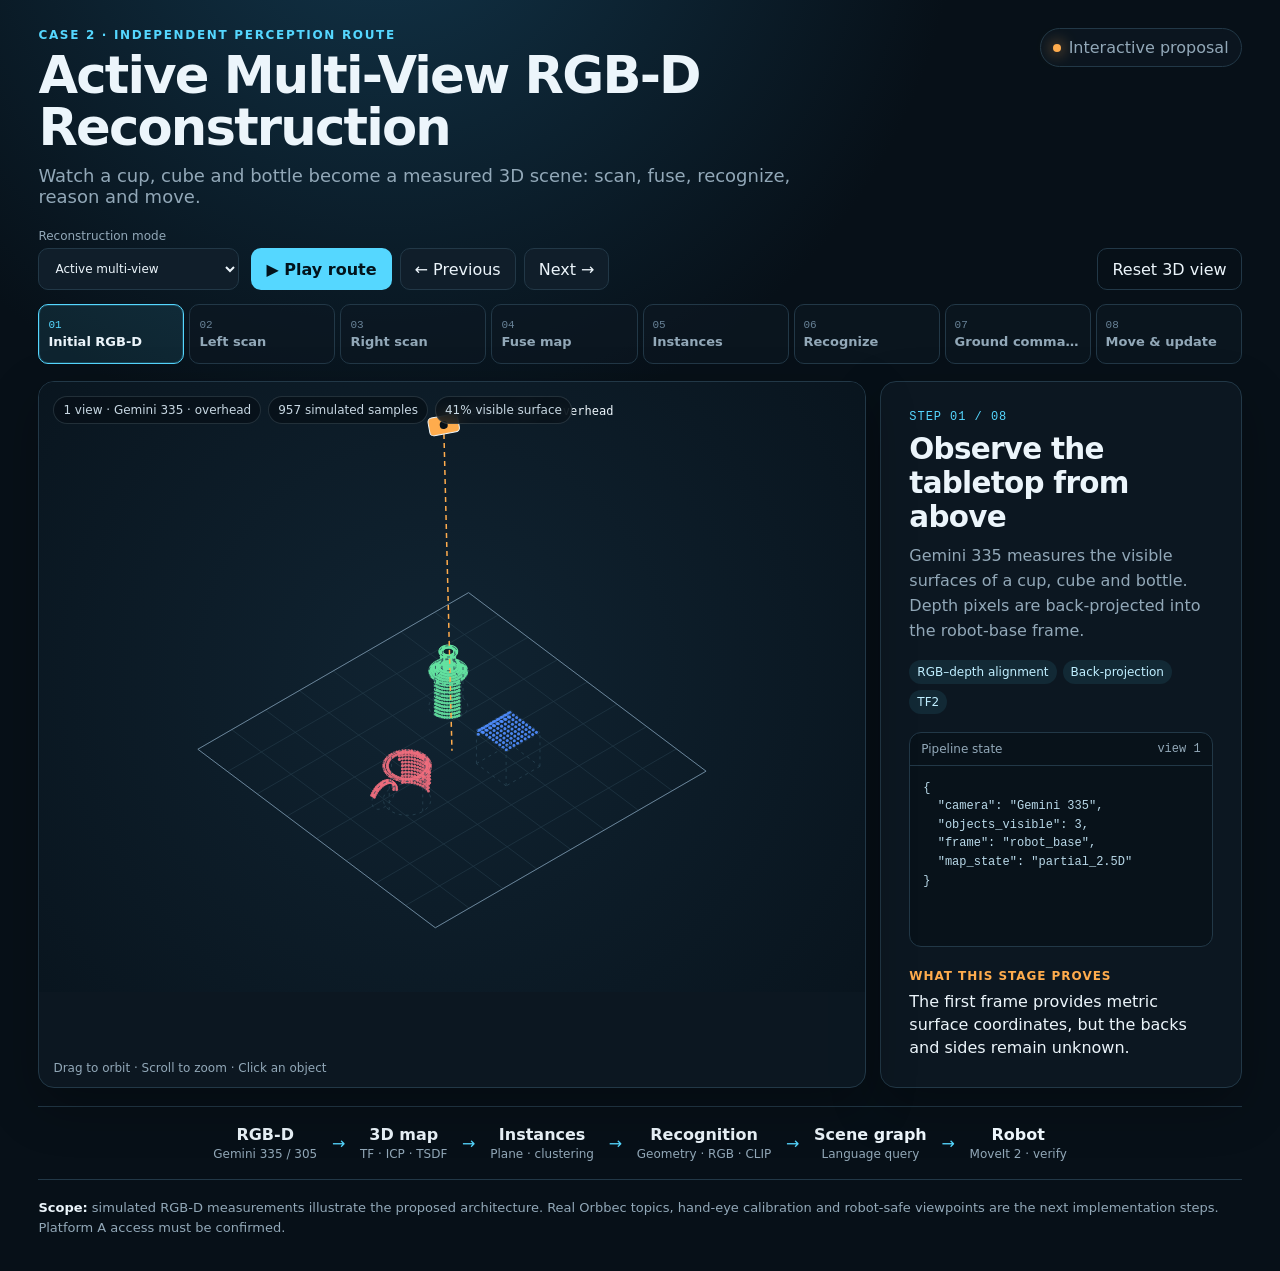
<file: index.html>
<!doctype html>
<html lang="en">
  <head>
    <meta charset="utf-8">
    <meta name="viewport" content="width=device-width, initial-scale=1">
    <meta name="description" content="Interactive proposal demo for active multi-view RGB-D reconstruction and 3D scene-graph grounding.">
    <title>Active Multi-View RGB-D Demo</title>
    <link rel="stylesheet" href="active_demo.css?v=1">
  </head>
  <body>
    <main class="app-shell">
      <header class="hero">
        <div>
          <p class="eyebrow">CASE 2 · INDEPENDENT PERCEPTION ROUTE</p>
          <h1>Active Multi-View RGB-D Reconstruction</h1>
          <p class="subtitle">Watch a cup, cube and bottle become a measured 3D scene: scan, fuse, recognize, reason and move.</p>
        </div>
        <div class="proposal-badge" aria-label="Demo status">
          <span class="status-dot"></span>
          Interactive proposal
        </div>
      </header>

      <section class="toolbar" aria-label="Demo controls">
        <label class="mode-field">
          <span>Reconstruction mode</span>
          <select id="mode-select">
            <option value="active">Active multi-view</option>
            <option value="single">Single overhead view</option>
          </select>
        </label>
        <div class="button-row">
          <button class="primary" id="play-button" type="button">▶ Play route</button>
          <button id="previous-button" type="button">← Previous</button>
          <button id="next-button" type="button">Next →</button>
        </div>
        <button class="quiet" id="reset-view" type="button">Reset 3D view</button>
      </section>

      <nav class="stepper" id="stepper" aria-label="Technical route"></nav>

      <section class="workspace">
        <div class="viewport-card">
          <canvas id="scene-canvas" aria-label="Interactive 3D scene. Drag to orbit, scroll to zoom, and click an object for details."></canvas>
          <div class="viewport-status" aria-live="polite">
            <span id="view-status"></span>
            <span id="point-status"></span>
            <span id="map-status"></span>
          </div>
          <div class="canvas-help">Drag to orbit · Scroll to zoom · Click an object</div>
        </div>

        <aside class="explanation" aria-live="polite">
          <p class="step-number" id="step-number"></p>
          <h2 id="step-title"></h2>
          <p id="step-description"></p>
          <div class="algorithm-list" id="algorithm-list"></div>
          <div class="data-panel">
            <div class="data-heading">
              <span id="data-label">Pipeline state</span>
              <span class="mono" id="data-frame"></span>
            </div>
            <pre><code id="data-preview"></code></pre>
          </div>
          <div class="takeaway">
            <span>What this stage proves</span>
            <p id="stage-takeaway"></p>
          </div>
        </aside>
      </section>

      <section class="route-summary" aria-label="Complete system route">
        <div><strong>RGB-D</strong><span>Gemini 335 / 305</span></div><i>→</i>
        <div><strong>3D map</strong><span>TF · ICP · TSDF</span></div><i>→</i>
        <div><strong>Instances</strong><span>Plane · clustering</span></div><i>→</i>
        <div><strong>Recognition</strong><span>Geometry · RGB · CLIP</span></div><i>→</i>
        <div><strong>Scene graph</strong><span>Language query</span></div><i>→</i>
        <div><strong>Robot</strong><span>MoveIt 2 · verify</span></div>
      </section>

      <footer>
        <strong>Scope:</strong> simulated RGB-D measurements illustrate the proposed architecture. Real Orbbec topics, hand-eye calibration and robot-safe viewpoints are the next implementation steps. Platform A access must be confirmed.
      </footer>
    </main>
    <script src="active_demo.js?v=1"></script>
  </body>
</html>
</file>
<file: active_demo.css>
:root {
  color-scheme: dark;
  --bg: #071018; --panel: #0d1822; --panel-soft: #101e2a; --text: #ecf5fb; --muted: #92a8b8;
  --line: #223847; --cyan: #55d7ff; --orange: #ffac4d; --green: #64e3a1; --purple: #b58cff;
  --shadow: 0 18px 50px rgba(0,0,0,.28);
  font-family: Inter, ui-sans-serif, system-ui, -apple-system, BlinkMacSystemFont, "Segoe UI", sans-serif;
}
* { box-sizing: border-box; }
body { margin: 0; min-width: 320px; background: radial-gradient(circle at 30% -10%, #12354a 0, var(--bg) 36rem); color: var(--text); }
button, select { min-height: 42px; border: 1px solid var(--line); border-radius: 10px; color: var(--text); background: var(--panel-soft); font: inherit; }
button { padding: 0 14px; cursor: pointer; }
button:hover { border-color: #466276; background: #152634; }
button:focus-visible, select:focus-visible { outline: 3px solid rgba(85,215,255,.35); outline-offset: 2px; }
button.primary { border-color: transparent; color: #02131c; background: var(--cyan); font-weight: 700; }
button.primary:hover { background: #80e2ff; }
button.quiet { margin-left: auto; background: transparent; }
select { padding: 0 38px 0 12px; }
.app-shell { width: min(1440px, 100%); margin: 0 auto; padding: 28px clamp(16px, 3vw, 42px) 34px; }
.hero { display: flex; justify-content: space-between; gap: 24px; align-items: flex-start; margin-bottom: 22px; }
.eyebrow { margin: 0 0 7px; color: var(--cyan); letter-spacing: .14em; font-size: 12px; font-weight: 700; }
h1 { margin: 0; font-size: clamp(30px, 4vw, 52px); line-height: 1.02; letter-spacing: -.035em; }
.subtitle { max-width: 800px; margin: 12px 0 0; color: var(--muted); font-size: clamp(15px, 1.5vw, 18px); }
.proposal-badge { display: inline-flex; align-items: center; gap: 8px; white-space: nowrap; padding: 9px 12px; border: 1px solid var(--line); border-radius: 999px; color: var(--muted); background: rgba(13,24,34,.72); }
.status-dot { width: 8px; height: 8px; border-radius: 50%; background: var(--orange); box-shadow: 0 0 15px var(--orange); }
.toolbar { display: flex; flex-wrap: wrap; align-items: flex-end; gap: 12px; margin-bottom: 14px; }
.mode-field { display: grid; gap: 5px; color: var(--muted); font-size: 12px; }
.button-row { display: flex; flex-wrap: wrap; gap: 8px; }
.stepper { display: grid; grid-template-columns: repeat(8, minmax(92px, 1fr)); gap: 5px; margin-bottom: 14px; overflow-x: auto; padding-bottom: 3px; }
.step-button { min-height: 60px; padding: 8px 9px; text-align: left; color: var(--muted); background: rgba(13,24,34,.65); }
.step-button span { display: block; margin-bottom: 3px; color: #688297; font: 11px ui-monospace, SFMono-Regular, Menlo, monospace; }
.step-button strong { display: block; overflow: hidden; text-overflow: ellipsis; white-space: nowrap; font-size: 13px; }
.step-button.active { border-color: var(--cyan); color: var(--text); background: rgba(85,215,255,.10); box-shadow: inset 0 0 0 1px rgba(85,215,255,.18); }
.step-button.active span { color: var(--cyan); }
.workspace { display: grid; grid-template-columns: minmax(0, 1.65fr) minmax(310px, .72fr); gap: 14px; align-items: stretch; }
.viewport-card, .explanation { border: 1px solid var(--line); border-radius: 16px; background: rgba(13,24,34,.92); box-shadow: var(--shadow); }
.viewport-card { position: relative; min-height: 610px; overflow: hidden; touch-action: none; }
#scene-canvas { display: block; width: 100%; height: 610px; }
.viewport-status { position: absolute; z-index: 2; top: 14px; left: 14px; right: 14px; display: flex; flex-wrap: wrap; gap: 7px; pointer-events: none; }
.viewport-status span { padding: 6px 9px; border: 1px solid rgba(146,168,184,.20); border-radius: 999px; color: #c8d8e3; background: rgba(7,16,24,.78); backdrop-filter: blur(8px); font-size: 12px; }
.canvas-help { position: absolute; left: 14px; bottom: 12px; color: var(--muted); font-size: 12px; pointer-events: none; }
.explanation { display: flex; flex-direction: column; padding: clamp(18px, 2.3vw, 28px); }
.step-number { margin: 0 0 8px; color: var(--cyan); font: 12px ui-monospace, SFMono-Regular, Menlo, monospace; letter-spacing: .08em; }
.explanation h2 { margin: 0; font-size: clamp(22px, 2.3vw, 32px); letter-spacing: -.025em; }
.explanation > p:not(.step-number) { margin: 10px 0 0; color: var(--muted); line-height: 1.55; }
.algorithm-list { display: flex; flex-wrap: wrap; gap: 6px; margin-top: 16px; }
.algorithm-list span { padding: 5px 8px; border-radius: 999px; color: #bfeeff; background: rgba(85,215,255,.09); font-size: 12px; }
.data-panel { margin-top: 18px; border: 1px solid var(--line); border-radius: 12px; overflow: hidden; background: #08121a; }
.data-heading { display: flex; justify-content: space-between; gap: 12px; padding: 9px 11px; border-bottom: 1px solid var(--line); color: var(--muted); font-size: 12px; }
pre { min-height: 180px; max-height: 250px; margin: 0; padding: 13px; overflow: auto; color: #b9d9e9; font: 12px/1.55 ui-monospace, SFMono-Regular, Menlo, monospace; }
.mono { font-family: ui-monospace, SFMono-Regular, Menlo, monospace; }
.takeaway { margin-top: auto; padding-top: 18px; }
.takeaway > span { color: var(--orange); font-size: 12px; font-weight: 700; text-transform: uppercase; letter-spacing: .08em; }
.takeaway p { margin: 6px 0 0; line-height: 1.45; }
.route-summary { display: grid; grid-template-columns: repeat(11, auto); align-items: center; justify-content: center; gap: clamp(7px, 1.15vw, 18px); margin: 18px 0; padding: 18px; border-top: 1px solid var(--line); border-bottom: 1px solid var(--line); }
.route-summary div { text-align: center; }
.route-summary strong, .route-summary span { display: block; }
.route-summary strong { margin-bottom: 3px; }
.route-summary span { color: var(--muted); font-size: 12px; }
.route-summary i { color: var(--cyan); font-style: normal; }
footer { color: var(--muted); font-size: 13px; line-height: 1.5; }
footer strong { color: var(--text); }
@media (max-width: 980px) {
  .workspace { grid-template-columns: 1fr; }
  .viewport-card, #scene-canvas { min-height: 520px; height: 520px; }
  .takeaway { margin-top: 16px; }
  .route-summary { grid-template-columns: 1fr; gap: 7px; }
  .route-summary i { transform: rotate(90deg); }
}
@media (max-width: 620px) {
  .app-shell { padding-top: 20px; }
  .hero { display: grid; }
  .proposal-badge { justify-self: start; }
  .toolbar { align-items: stretch; }
  .mode-field { width: 100%; }
  button.quiet { margin-left: 0; }
  .button-row { width: 100%; }
  .button-row button { flex: 1 1 120px; }
  .viewport-card, #scene-canvas { min-height: 430px; height: 430px; }
}
</file>
